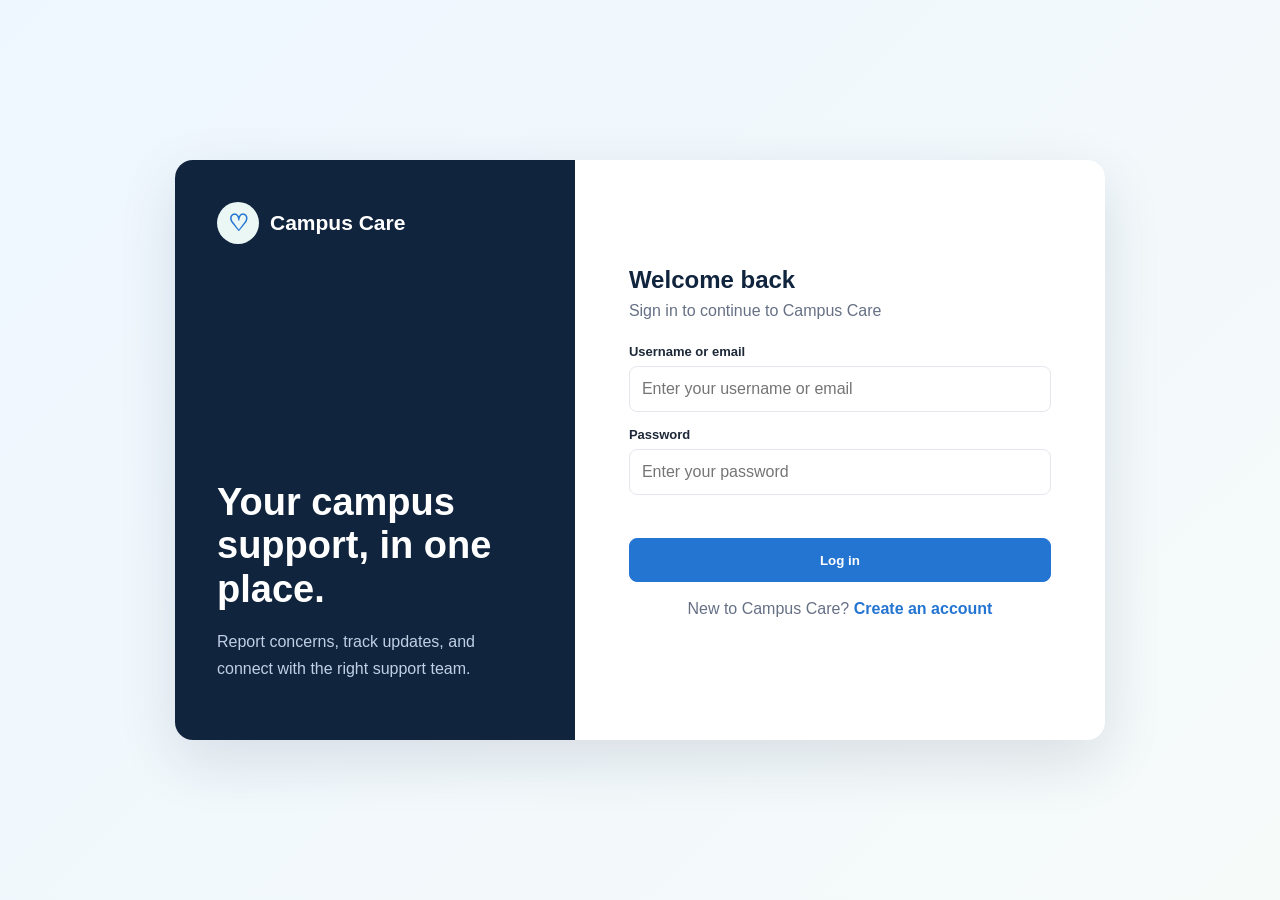
<file: index.html>
<!DOCTYPE html>
<html lang="en">
<head>
    <meta charset="UTF-8">
    <meta name="viewport" content="width=device-width, initial-scale=1.0">
    <title>Log in | Campus Care</title>
    <link rel="stylesheet" href="style.css">
</head>
<body class="auth-page">
    <main class="auth-shell">
        <aside class="auth-aside">
            <a class="brand" href="home.html"><span class="brand-mark">&#9825;</span>Campus Care</a>
            <div>
                <h2>Your campus support, in one place.</h2>
                <p>Report concerns, track updates, and connect with the right support team.</p>
            </div>
        </aside>
        <section class="auth-form-wrap">
            <h1>Welcome back</h1>
            <p class="subtitle">Sign in to continue to Campus Care</p>
            <form action="home.html">
                <div class="field">
                    <label for="username">Username or email</label>
                    <input id="username" type="text" placeholder="Enter your username or email" required>
                </div>
                <div class="field">
                    <label for="password">Password</label>
                    <input id="password" type="password" placeholder="Enter your password" required>
                </div>
                <p class="form-message" aria-live="polite"></p>
                <button class="btn btn-primary btn-wide" type="submit">Log in</button>
            </form>
            <p class="auth-switch">New to Campus Care? <a href="register.html">Create an account</a></p>
        </section>
    </main>
    <script src="script.js"></script>
</body>
</html>
</file>
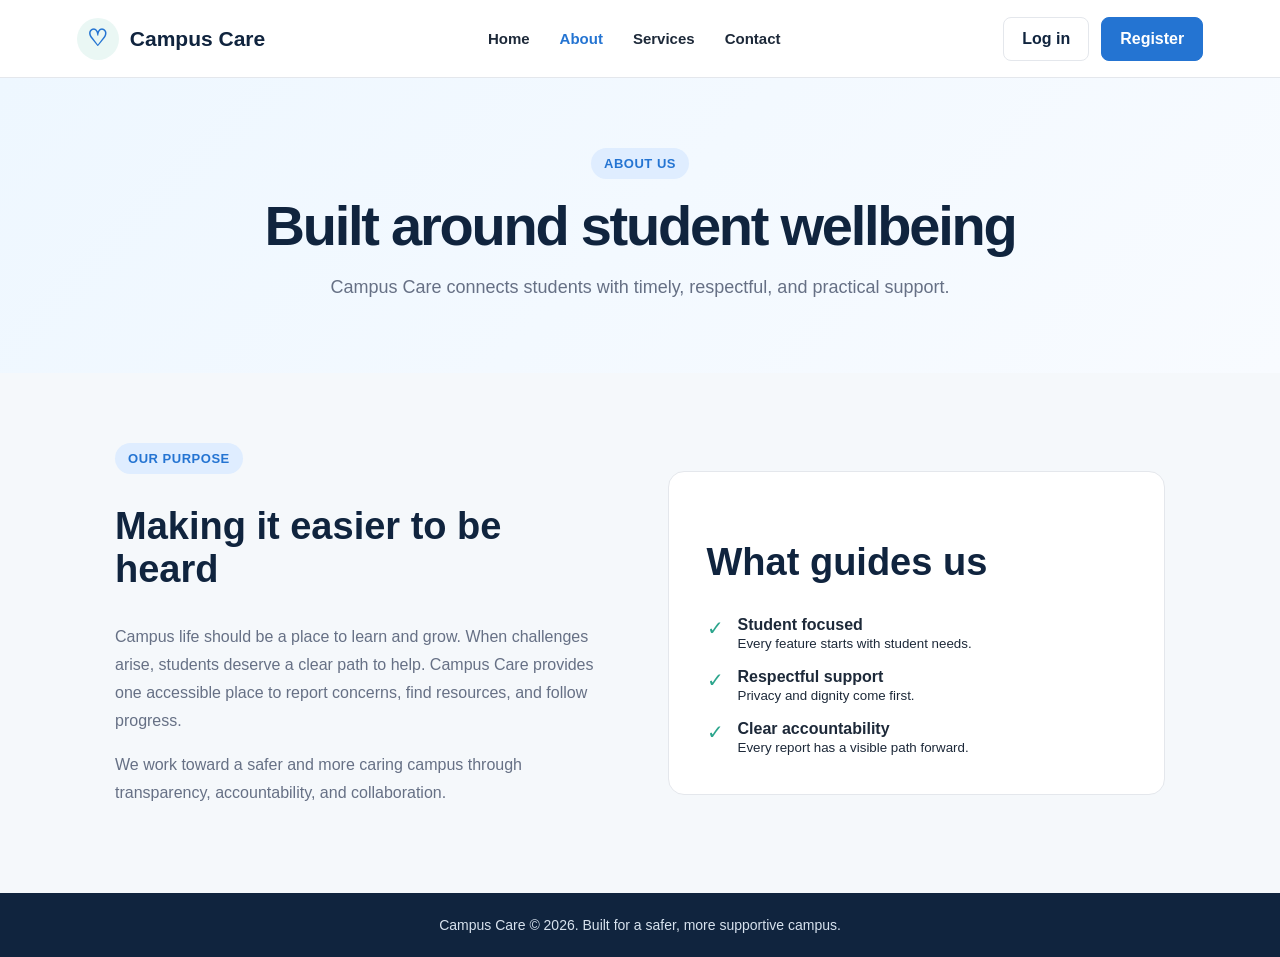
<file: about.html>
<!DOCTYPE html>
<html lang="en">
<head>
    <meta charset="UTF-8">
    <meta name="viewport" content="width=device-width, initial-scale=1.0">
    <title>About | Campus Care</title>
    <link rel="stylesheet" href="style.css">
</head>
<body>
    <header class="site-header">
        <a class="brand" href="home.html"><span class="brand-mark">&#9825;</span>Campus Care</a>
        <nav class="nav-links" aria-label="Primary navigation">
            <a href="home.html">Home</a><a class="active" href="about.html">About</a>
            <a href="services.html">Services</a><a href="contact.html">Contact</a>
        </nav>
        <div class="nav-actions"><a class="btn" href="index.html">Log in</a><a class="btn btn-primary" href="register.html">Register</a></div>
        <button class="menu-toggle" type="button" aria-label="Open menu" aria-expanded="false">&#9776;</button>
    </header>

    <main>
        <section class="page-hero">
            <span class="eyebrow">About us</span>
            <h1>Built around student wellbeing</h1>
            <p>Campus Care connects students with timely, respectful, and practical support.</p>
        </section>
        <section class="content-section split">
            <div>
                <span class="eyebrow">Our purpose</span>
                <h2>Making it easier to be heard</h2>
                <p>Campus life should be a place to learn and grow. When challenges arise, students deserve a clear path to help. Campus Care provides one accessible place to report concerns, find resources, and follow progress.</p>
                <p>We work toward a safer and more caring campus through transparency, accountability, and collaboration.</p>
            </div>
            <div class="info-panel">
                <h2>What guides us</h2>
                <div class="value-list">
                    <div class="value-item"><span>&#10003;</span><div><strong>Student focused</strong><br><small>Every feature starts with student needs.</small></div></div>
                    <div class="value-item"><span>&#10003;</span><div><strong>Respectful support</strong><br><small>Privacy and dignity come first.</small></div></div>
                    <div class="value-item"><span>&#10003;</span><div><strong>Clear accountability</strong><br><small>Every report has a visible path forward.</small></div></div>
                </div>
            </div>
        </section>
    </main>
    <footer class="footer">Campus Care &copy; 2026. Built for a safer, more supportive campus.</footer>
    <script src="script.js"></script>
</body>
</html>
</file>
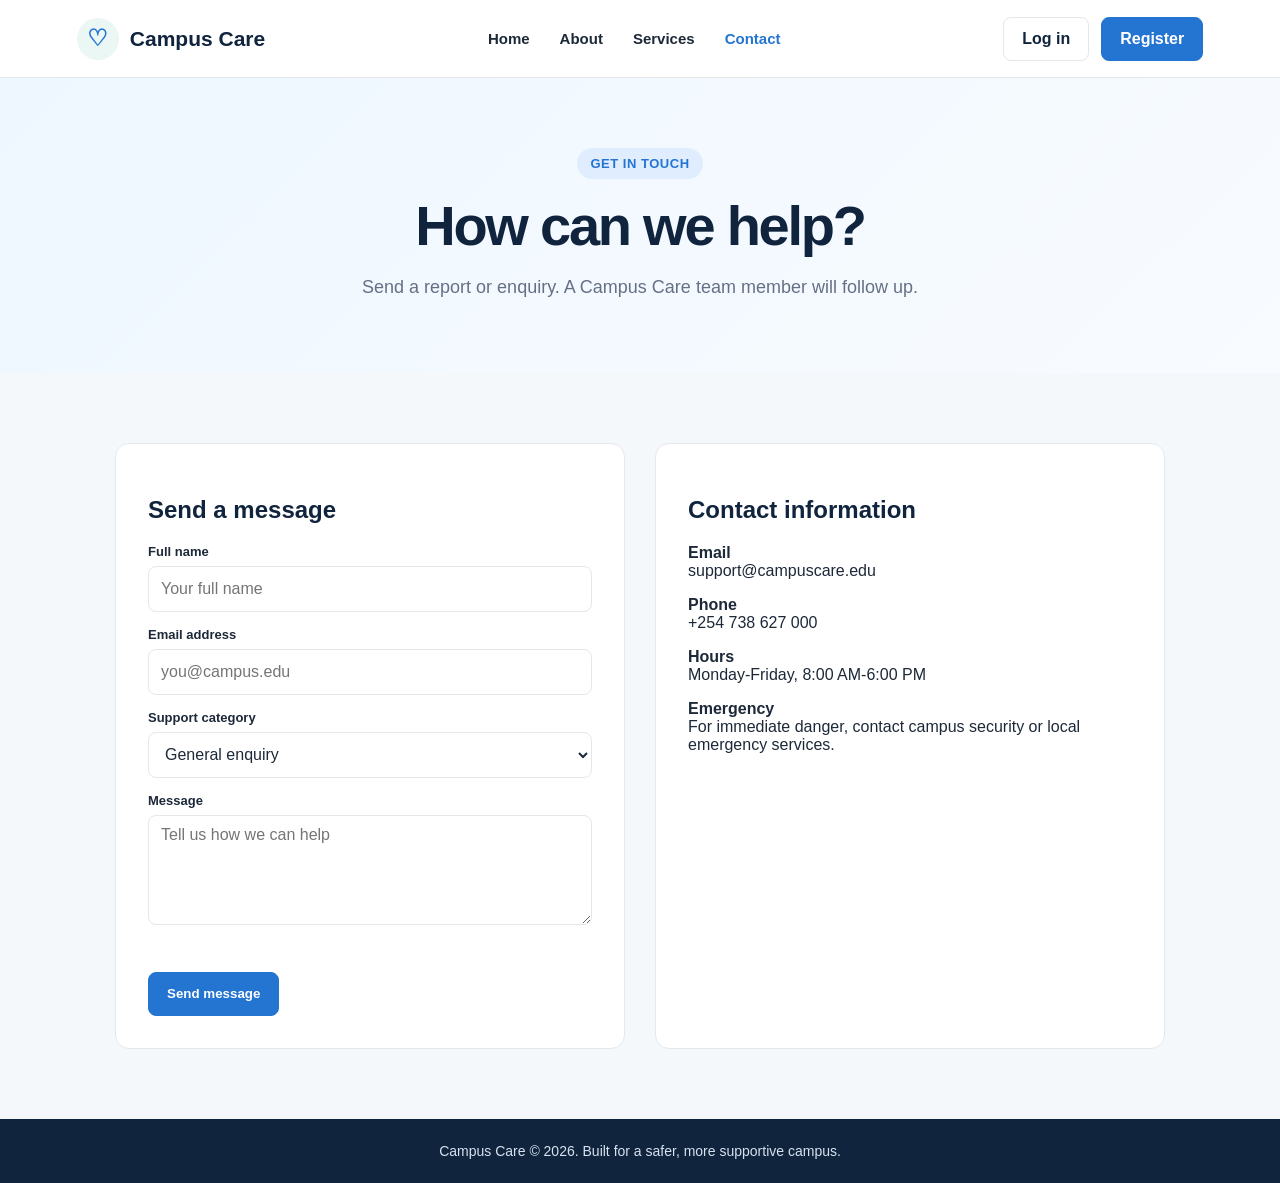
<file: contact.html>
<!DOCTYPE html>
<html lang="en">
<head>
    <meta charset="UTF-8">
    <meta name="viewport" content="width=device-width, initial-scale=1.0">
    <title>Contact | Campus Care</title>
    <link rel="stylesheet" href="style.css">
</head>
<body>
    <header class="site-header">
        <a class="brand" href="home.html"><span class="brand-mark">&#9825;</span>Campus Care</a>
        <nav class="nav-links" aria-label="Primary navigation">
            <a href="home.html">Home</a><a href="about.html">About</a>
            <a href="services.html">Services</a><a class="active" href="contact.html">Contact</a>
        </nav>
        <div class="nav-actions"><a class="btn" href="index.html">Log in</a><a class="btn btn-primary" href="register.html">Register</a></div>
        <button class="menu-toggle" type="button" aria-label="Open menu" aria-expanded="false">&#9776;</button>
    </header>
    <main>
        <section class="page-hero">
            <span class="eyebrow">Get in touch</span>
            <h1>How can we help?</h1>
            <p>Send a report or enquiry. A Campus Care team member will follow up.</p>
        </section>
        <section class="content-section contact-layout">
            <div class="contact-card">
                <h2>Send a message</h2>
                <form data-demo-form>
                    <div class="field"><label for="contact-name">Full name</label><input id="contact-name" type="text" placeholder="Your full name" required></div>
                    <div class="field"><label for="contact-email">Email address</label><input id="contact-email" type="email" placeholder="you@campus.edu" required></div>
                    <div class="field"><label for="category">Support category</label><select id="category"><option>General enquiry</option><option>Facilities</option><option>Academic support</option><option>Mental wellness</option><option>Security</option></select></div>
                    <div class="field"><label for="message">Message</label><textarea id="message" placeholder="Tell us how we can help" required></textarea></div>
                    <p class="form-message" aria-live="polite"></p>
                    <button class="btn btn-primary" type="submit">Send message</button>
                </form>
            </div>
            <aside class="contact-card">
                <h2>Contact information</h2>
                <p><strong>Email</strong><br>support@campuscare.edu</p>
                <p><strong>Phone</strong><br>+254 738 627 000</p>
                <p><strong>Hours</strong><br>Monday-Friday, 8:00 AM-6:00 PM</p>
                <p><strong>Emergency</strong><br>For immediate danger, contact campus security or local emergency services.</p>
            </aside>
        </section>
    </main>
    <footer class="footer">Campus Care &copy; 2026. Built for a safer, more supportive campus.</footer>
    <script src="script.js"></script>
</body>
</html>
</file>
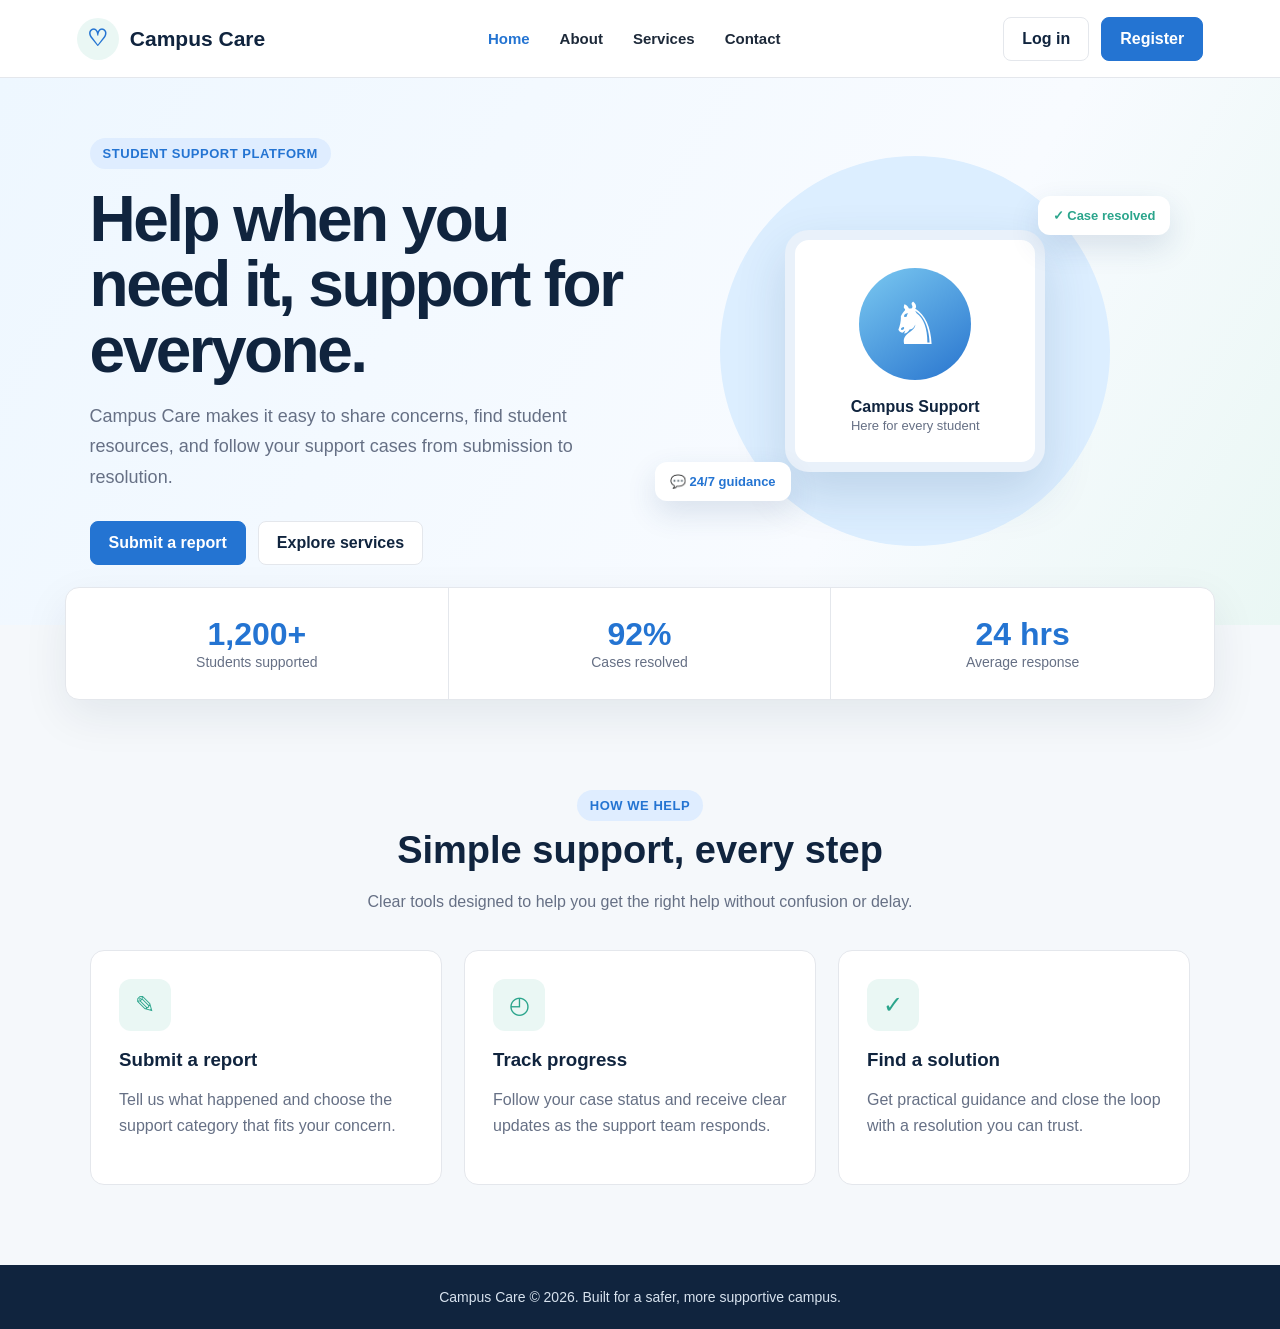
<file: home.html>
<!DOCTYPE html>
<html lang="en">
<head>
    <meta charset="UTF-8">
    <meta name="viewport" content="width=device-width, initial-scale=1.0">
    <title>Home | Campus Care</title>
    <link rel="stylesheet" href="style.css">
</head>
<body>
    <header class="site-header">
        <a class="brand" href="home.html"><span class="brand-mark">&#9825;</span>Campus Care</a>
        <nav class="nav-links" aria-label="Primary navigation">
            <a class="active" href="home.html">Home</a>
            <a href="about.html">About</a>
            <a href="services.html">Services</a>
            <a href="contact.html">Contact</a>
        </nav>
        <div class="nav-actions">
            <a class="btn" href="index.html">Log in</a>
            <a class="btn btn-primary" href="register.html">Register</a>
        </div>
        <button class="menu-toggle" type="button" aria-label="Open menu" aria-expanded="false">&#9776;</button>
    </header>

    <main>
        <section class="hero">
            <div class="hero-copy">
                <span class="eyebrow">Student support platform</span>
                <h1>Help when you need it, support for everyone.</h1>
                <p>Campus Care makes it easy to share concerns, find student resources, and follow your support cases from submission to resolution.</p>
                <div class="hero-actions">
                    <a class="btn btn-primary" href="contact.html">Submit a report</a>
                    <a class="btn" href="services.html">Explore services</a>
                </div>
            </div>
            <div class="hero-art" aria-label="Student support illustration">
                <div class="hero-circle"></div>
                <div class="student-card">
                    <div class="student-avatar">&#9822;</div>
                    <strong>Campus Support</strong>
                    <span>Here for every student</span>
                </div>
                <div class="float-chip chip-one">&#10003; Case resolved</div>
                <div class="float-chip chip-two">&#128172; 24/7 guidance</div>
            </div>
        </section>

        <section class="stats" aria-label="Campus Care statistics">
            <div class="stat"><strong>1,200+</strong><span>Students supported</span></div>
            <div class="stat"><strong>92%</strong><span>Cases resolved</span></div>
            <div class="stat"><strong>24 hrs</strong><span>Average response</span></div>
        </section>

        <section class="section">
            <div class="section-heading">
                <span class="eyebrow">How we help</span>
                <h2>Simple support, every step</h2>
                <p>Clear tools designed to help you get the right help without confusion or delay.</p>
            </div>
            <div class="card-grid">
                <article class="card">
                    <div class="card-icon">&#9998;</div>
                    <h3>Submit a report</h3>
                    <p>Tell us what happened and choose the support category that fits your concern.</p>
                </article>
                <article class="card">
                    <div class="card-icon">&#9716;</div>
                    <h3>Track progress</h3>
                    <p>Follow your case status and receive clear updates as the support team responds.</p>
                </article>
                <article class="card">
                    <div class="card-icon">&#10003;</div>
                    <h3>Find a solution</h3>
                    <p>Get practical guidance and close the loop with a resolution you can trust.</p>
                </article>
            </div>
        </section>
    </main>
    <footer class="footer">Campus Care &copy; 2026. Built for a safer, more supportive campus.</footer>
    <script src="script.js"></script>
</body>
</html>
</file>
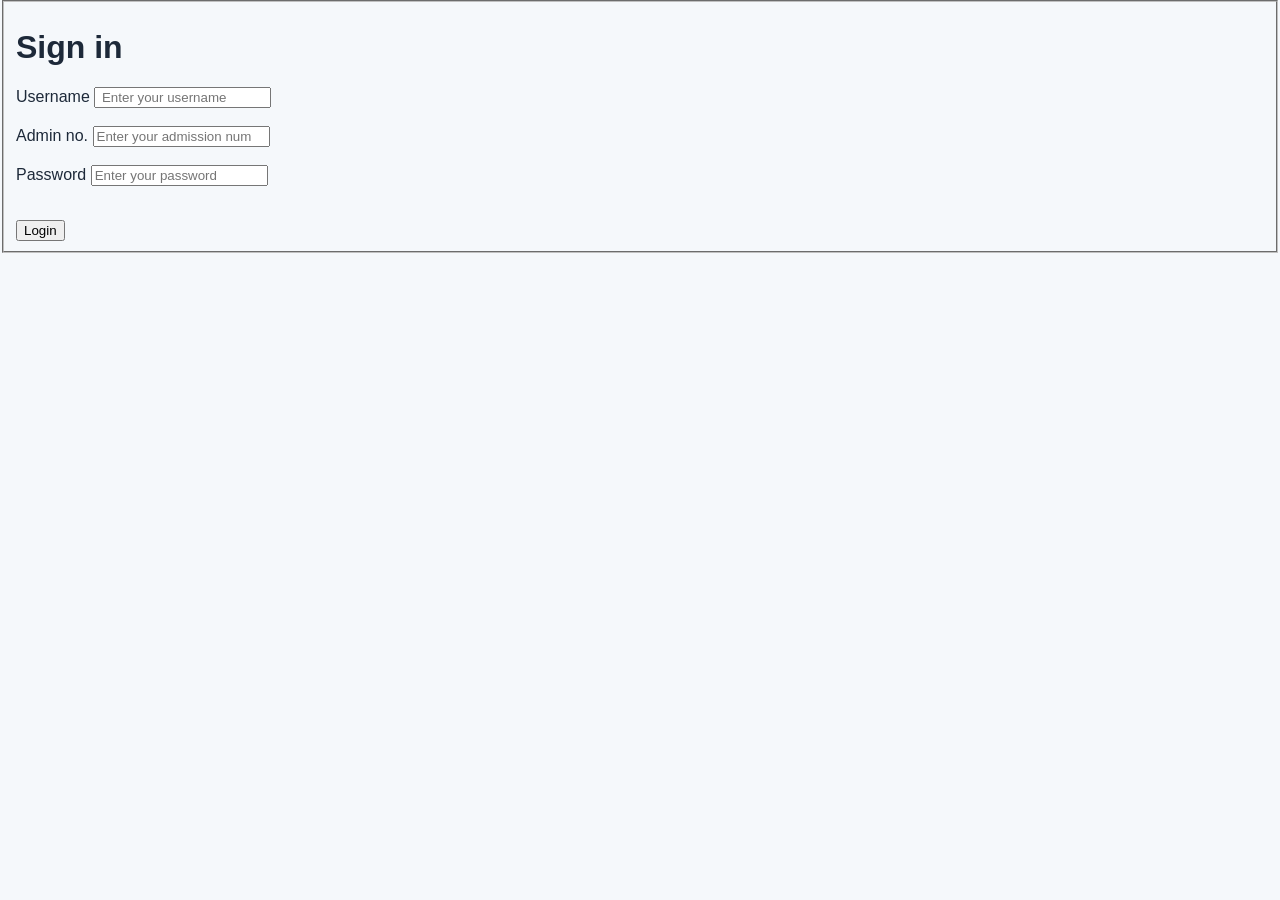
<file: login.html>
<!DOCTYPE html>
<html lang="en">
<head>
    <meta charset="UTF-8">
    <meta name="viewport" content="width=device-width, initial-scale=1.0">
    <title>login page</title>
    <link rel="stylesheet" href="style.css">
</head>

<body>
    <fieldset id="loginform">
        <h1>Sign in</h1>

        <!-- username -->
        <label for="username">Username</label>
        <input type="text" placeholder=" Enter your username" id="username">
        <br> <br>

        <!-- admission number -->
        <label for="admin no.">Admin no.</label>
        <input type="number" placeholder="Enter your admission number" id="admin">
        <br> <br>

        <!-- password -->
        <label for="password">Password</label>
        <input type="password" placeholder="Enter your password" id="password">
        <br> <br>

        <!-- parragraph fo messege -->
        <p id="message"></p>

        <!-- button for login -->
        <a href="home.html"><button type="submit">Login</button></a>
    </fieldset>


    <script src="script.js"></script>
</body>
</html>
</file>
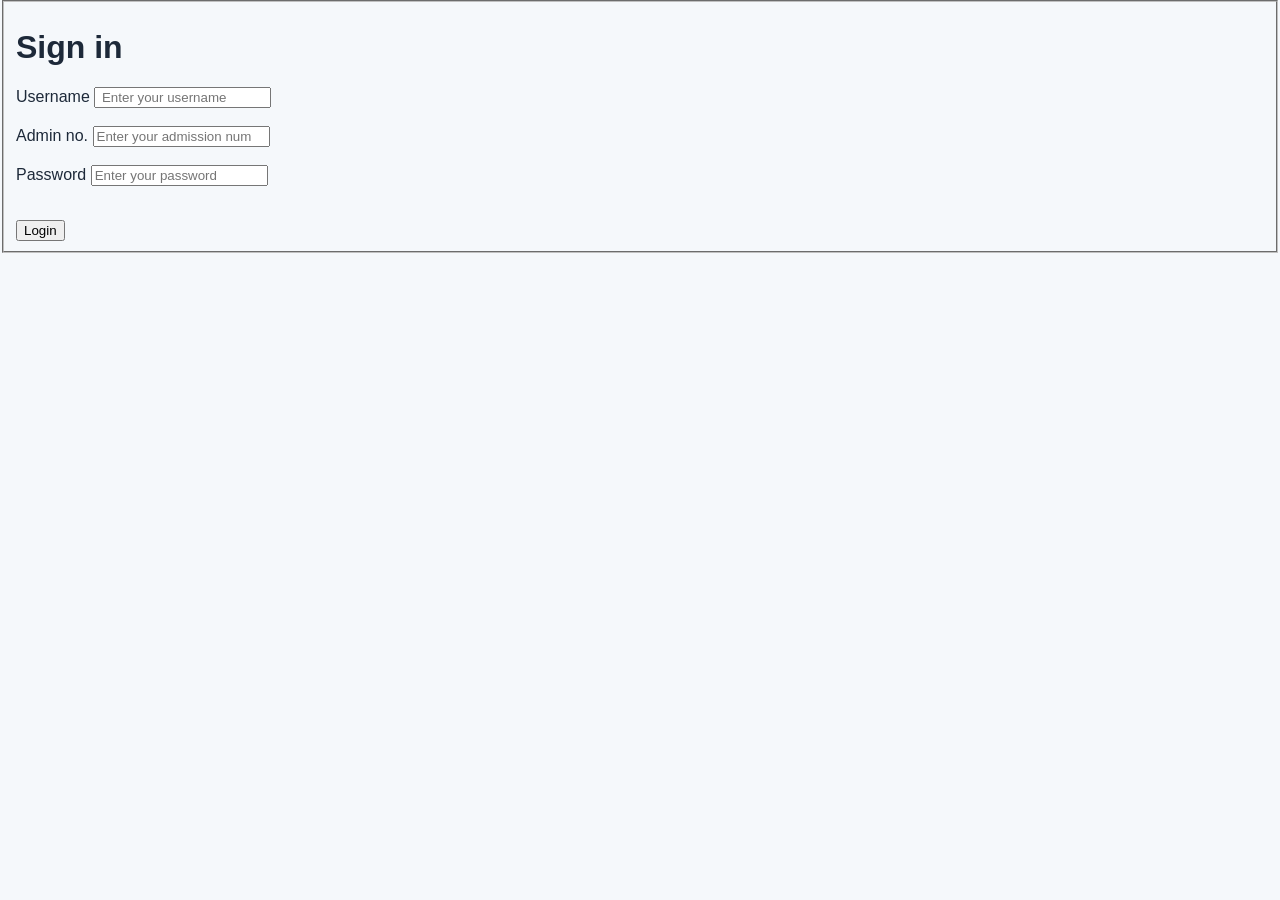
<file: loginin.html>
<!DOCTYPE html>
<html lang="en">
<head>
    <meta charset="UTF-8">
    <meta name="viewport" content="width=device-width, initial-scale=1.0">
    <title>login page</title>
    <link rel="stylesheet" href="style.css">
</head>

<body>
    <fieldset id="loginform">
        <h1>Sign in</h1>

        <!-- username -->
        <label for="username">Username</label>
        <input type="text" placeholder=" Enter your username" id="username">
        <br> <br>

        <!-- admission number -->
        <label for="admin no.">Admin no.</label>
        <input type="number" placeholder="Enter your admission number" id="admin">
        <br> <br>

        <!-- password -->
        <label for="password">Password</label>
        <input type="password" placeholder="Enter your password" id="password">
        <br> <br>

        <!-- parragraph fo messege -->
        <p id="message"></p>

        <!-- button for login -->
        <a href="home.html"><button type="submit">Login</button></a>
    </fieldset>


    <script src="script.js"></script>
</body>
</html>
</file>
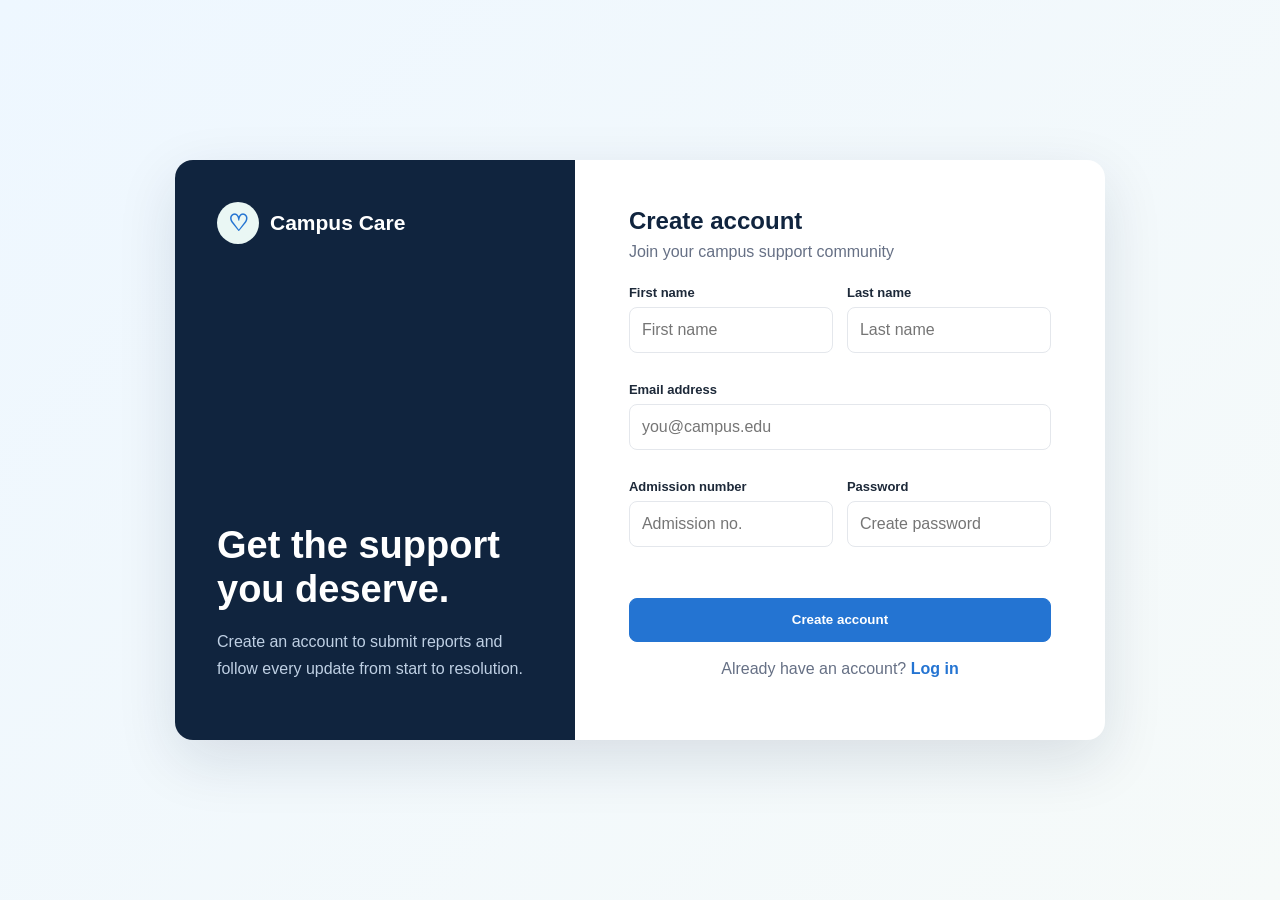
<file: register.html>
<!DOCTYPE html>
<html lang="en">
<head>
    <meta charset="UTF-8">
    <meta name="viewport" content="width=device-width, initial-scale=1.0">
    <title>Registration | Campus Care</title>
    <link rel="stylesheet" href="style.css">
</head>
<body class="auth-page">
    <main class="auth-shell">
        <aside class="auth-aside">
            <a class="brand" href="home.html"><span class="brand-mark">&#9825;</span>Campus Care</a>
            <div>
                <h2>Get the support you deserve.</h2>
                <p>Create an account to submit reports and follow every update from start to resolution.</p>
            </div>
        </aside>
        <section class="auth-form-wrap">
            <h1>Create account</h1>
            <p class="subtitle">Join your campus support community</p>
            <form action="index.html">
                <div class="form-grid">
                    <div class="field">
                        <label for="first-name">First name</label>
                        <input id="first-name" type="text" placeholder="First name" required>
                    </div>
                    <div class="field">
                        <label for="last-name">Last name</label>
                        <input id="last-name" type="text" placeholder="Last name" required>
                    </div>
                    <div class="field full">
                        <label for="email">Email address</label>
                        <input id="email" type="email" placeholder="you@campus.edu" required>
                    </div>
                    <div class="field">
                        <label for="admission">Admission number</label>
                        <input id="admission" type="text" placeholder="Admission no." required>
                    </div>
                    <div class="field">
                        <label for="register-password">Password</label>
                        <input id="register-password" type="password" placeholder="Create password" required>
                    </div>
                </div>
                <p class="form-message" aria-live="polite"></p>
                <button class="btn btn-primary btn-wide" type="submit">Create account</button>
            </form>
            <p class="auth-switch">Already have an account? <a href="index.html">Log in</a></p>
        </section>
    </main>
    <script src="script.js"></script>
</body>
</html>
</file>
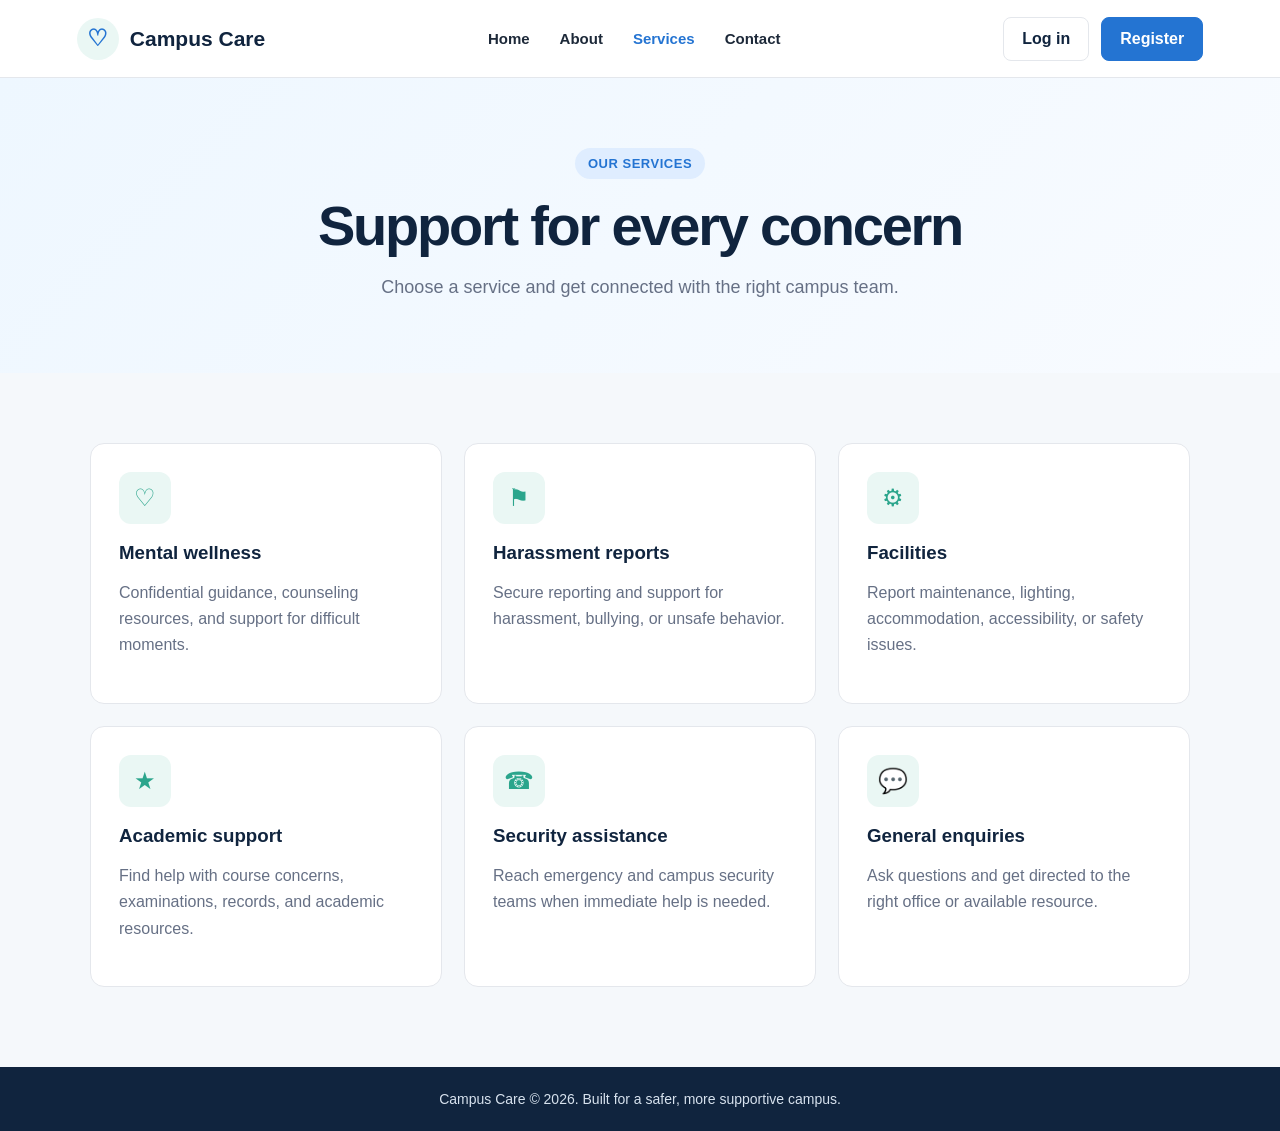
<file: services.html>
<!DOCTYPE html>
<html lang="en">
<head>
    <meta charset="UTF-8">
    <meta name="viewport" content="width=device-width, initial-scale=1.0">
    <title>Services | Campus Care</title>
    <link rel="stylesheet" href="style.css">
</head>
<body>
    <header class="site-header">
        <a class="brand" href="home.html"><span class="brand-mark">&#9825;</span>Campus Care</a>
        <nav class="nav-links" aria-label="Primary navigation">
            <a href="home.html">Home</a><a href="about.html">About</a>
            <a class="active" href="services.html">Services</a><a href="contact.html">Contact</a>
        </nav>
        <div class="nav-actions"><a class="btn" href="index.html">Log in</a><a class="btn btn-primary" href="register.html">Register</a></div>
        <button class="menu-toggle" type="button" aria-label="Open menu" aria-expanded="false">&#9776;</button>
    </header>
    <main>
        <section class="page-hero">
            <span class="eyebrow">Our services</span>
            <h1>Support for every concern</h1>
            <p>Choose a service and get connected with the right campus team.</p>
        </section>
        <section class="section" style="padding-top:70px">
            <div class="card-grid">
                <article class="card"><div class="card-icon">&#9825;</div><h3>Mental wellness</h3><p>Confidential guidance, counseling resources, and support for difficult moments.</p></article>
                <article class="card"><div class="card-icon">&#9873;</div><h3>Harassment reports</h3><p>Secure reporting and support for harassment, bullying, or unsafe behavior.</p></article>
                <article class="card"><div class="card-icon">&#9881;</div><h3>Facilities</h3><p>Report maintenance, lighting, accommodation, accessibility, or safety issues.</p></article>
                <article class="card"><div class="card-icon">&#9733;</div><h3>Academic support</h3><p>Find help with course concerns, examinations, records, and academic resources.</p></article>
                <article class="card"><div class="card-icon">&#9742;</div><h3>Security assistance</h3><p>Reach emergency and campus security teams when immediate help is needed.</p></article>
                <article class="card"><div class="card-icon">&#128172;</div><h3>General enquiries</h3><p>Ask questions and get directed to the right office or available resource.</p></article>
            </div>
        </section>
    </main>
    <footer class="footer">Campus Care &copy; 2026. Built for a safer, more supportive campus.</footer>
    <script src="script.js"></script>
</body>
</html>
</file>
<file: style.css>
:root {
    --navy: #10243e;
    --blue: #2474d2;
    --blue-dark: #1759a7;
    --mint: #eaf7f4;
    --green: #2ba58c;
    --ink: #1d2939;
    --muted: #667085;
    --line: #e4e7ec;
    --surface: #ffffff;
    --page: #f5f8fb;
}

* { box-sizing: border-box; }

html { scroll-behavior: smooth; }

body {
    margin: 0;
    min-height: 100vh;
    background: var(--page);
    color: var(--ink);
    font-family: Inter, "Segoe UI", Arial, sans-serif;
}

a { color: inherit; text-decoration: none; }

.site-header {
    height: 78px;
    background: var(--surface);
    border-bottom: 1px solid var(--line);
    display: flex;
    align-items: center;
    justify-content: space-between;
    padding: 0 6%;
    position: relative;
    z-index: 20;
}

.brand {
    display: flex;
    align-items: center;
    gap: 11px;
    color: var(--navy);
    font-size: 21px;
    font-weight: 800;
}

.brand-mark {
    width: 42px;
    height: 42px;
    border-radius: 50%;
    background: var(--mint);
    display: grid;
    place-items: center;
    color: var(--blue);
    font-size: 23px;
}

.nav-links {
    display: flex;
    align-items: center;
    gap: 30px;
    font-size: 15px;
    font-weight: 700;
}

.nav-links a { padding: 10px 0; }
.nav-links a:hover, .nav-links a.active { color: var(--blue); }

.nav-actions {
    display: flex;
    align-items: center;
    gap: 12px;
}

.btn {
    display: inline-flex;
    align-items: center;
    justify-content: center;
    min-height: 44px;
    padding: 10px 18px;
    border: 1px solid var(--line);
    border-radius: 8px;
    background: var(--surface);
    color: var(--navy);
    font-weight: 800;
    cursor: pointer;
    transition: .2s ease;
}

.btn:hover { transform: translateY(-1px); }
.btn-primary { border-color: var(--blue); background: var(--blue); color: white; }
.btn-primary:hover { background: var(--blue-dark); }
.btn-wide { width: 100%; }

.menu-toggle { display: none; border: 0; background: transparent; font-size: 24px; }

.hero {
    background: linear-gradient(120deg, #eef7ff 0%, #f8fbff 68%, #eaf7f4 100%);
    min-height: 530px;
    display: grid;
    grid-template-columns: 1fr 1fr;
    align-items: center;
    padding: 60px 7%;
    overflow: hidden;
}

.hero-copy { max-width: 590px; }

.eyebrow {
    display: inline-block;
    color: var(--blue);
    background: #dfedff;
    border-radius: 99px;
    padding: 8px 13px;
    font-size: 13px;
    font-weight: 800;
    letter-spacing: .04em;
    text-transform: uppercase;
}

.hero h1, .page-hero h1 {
    margin: 18px 0;
    color: var(--navy);
    font-size: clamp(42px, 5vw, 68px);
    line-height: 1.02;
    letter-spacing: -.04em;
}

.hero p, .page-hero p {
    color: var(--muted);
    font-size: 18px;
    line-height: 1.7;
}

.hero-actions { display: flex; gap: 12px; margin-top: 28px; }

.hero-art {
    min-height: 420px;
    position: relative;
    display: grid;
    place-items: center;
}

.hero-circle {
    width: 390px;
    height: 390px;
    border-radius: 50%;
    background: #dceeff;
    position: relative;
}

.student-card {
    position: absolute;
    width: 260px;
    background: white;
    border: 10px solid #e9f1fa;
    border-radius: 24px;
    box-shadow: 0 22px 50px rgba(34, 73, 117, .16);
    padding: 28px;
    text-align: center;
}

.student-avatar {
    width: 112px;
    height: 112px;
    margin: 0 auto 18px;
    border-radius: 50%;
    background: linear-gradient(145deg, #7bc9f1, #2874ce);
    display: grid;
    place-items: center;
    font-size: 58px;
    color: white;
}

.student-card strong { display: block; color: var(--navy); }
.student-card span { color: var(--muted); font-size: 13px; }

.float-chip {
    position: absolute;
    background: white;
    border-radius: 12px;
    box-shadow: 0 12px 30px rgba(34, 73, 117, .14);
    padding: 12px 15px;
    font-size: 13px;
    font-weight: 800;
}

.chip-one { top: 55px; right: 20px; color: var(--green); }
.chip-two { bottom: 60px; left: 15px; color: var(--blue); }

.stats {
    max-width: 1150px;
    margin: -38px auto 70px;
    position: relative;
    z-index: 5;
    display: grid;
    grid-template-columns: repeat(3, 1fr);
    background: white;
    border: 1px solid var(--line);
    border-radius: 14px;
    box-shadow: 0 16px 45px rgba(16, 36, 62, .08);
}

.stat { padding: 28px; text-align: center; border-right: 1px solid var(--line); }
.stat:last-child { border-right: 0; }
.stat strong { display: block; color: var(--blue); font-size: 32px; }
.stat span { color: var(--muted); font-size: 14px; }

.section { max-width: 1150px; margin: 0 auto; padding: 20px 25px 80px; }
.section-heading { text-align: center; max-width: 650px; margin: 0 auto 35px; }
.section-heading h2 { margin: 8px 0; color: var(--navy); font-size: 38px; }
.section-heading p { color: var(--muted); line-height: 1.7; }

.card-grid { display: grid; grid-template-columns: repeat(3, 1fr); gap: 22px; }
.card {
    background: white;
    border: 1px solid var(--line);
    border-radius: 14px;
    padding: 28px;
}
.card-icon {
    width: 52px;
    height: 52px;
    border-radius: 12px;
    display: grid;
    place-items: center;
    background: var(--mint);
    color: var(--green);
    font-size: 24px;
}
.card h3 { color: var(--navy); margin: 18px 0 8px; }
.card p { color: var(--muted); line-height: 1.65; }

.page-hero {
    background: linear-gradient(135deg, #eef7ff, #f8fbff);
    text-align: center;
    padding: 70px 20px;
}
.page-hero h1 { font-size: clamp(38px, 5vw, 56px); }
.page-hero p { max-width: 650px; margin: 0 auto; }

.auth-page {
    background: linear-gradient(135deg, #eef7ff 0%, #f6faf9 100%);
    display: grid;
    place-items: center;
    padding: 40px 20px;
}
.auth-shell {
    width: 100%;
    max-width: 930px;
    min-height: 580px;
    display: grid;
    grid-template-columns: 43% 57%;
    background: white;
    border-radius: 18px;
    box-shadow: 0 20px 60px rgba(16, 36, 62, .12);
    overflow: hidden;
}
.auth-aside {
    background: var(--navy);
    color: white;
    padding: 42px;
    display: flex;
    flex-direction: column;
    justify-content: space-between;
}
.auth-aside .brand { color: white; }
.auth-aside h2 { font-size: 38px; line-height: 1.15; margin: 50px 0 15px; }
.auth-aside p { color: #bfd0e4; line-height: 1.7; }
.auth-form-wrap { padding: 38px 54px; display: flex; flex-direction: column; justify-content: center; }
.auth-form-wrap h1 { color: var(--navy); margin: 0 0 8px; }
.auth-form-wrap .subtitle { color: var(--muted); margin: 0 0 24px; }
.form-grid { display: grid; grid-template-columns: 1fr 1fr; gap: 14px; }
.field { margin-bottom: 15px; }
.field.full { grid-column: 1 / -1; }
.field label { display: block; margin-bottom: 7px; font-size: 13px; font-weight: 800; }
.field input, .field select, .field textarea {
    width: 100%;
    min-height: 46px;
    border: 1px solid var(--line);
    border-radius: 8px;
    padding: 10px 12px;
    background: white;
    color: var(--ink);
    font: inherit;
}
.field textarea { min-height: 110px; resize: vertical; }
.auth-switch { text-align: center; color: var(--muted); margin-top: 18px; }
.auth-switch a { color: var(--blue); font-weight: 800; }
.form-message { min-height: 20px; margin: 8px 0; color: #b42318; font-size: 14px; }

.content-section { max-width: 1100px; margin: 0 auto; padding: 70px 25px; }
.split { display: grid; grid-template-columns: 1fr 1fr; gap: 55px; align-items: center; }
.split h2 { color: var(--navy); font-size: 38px; }
.split p { color: var(--muted); line-height: 1.75; }
.info-panel { background: white; border: 1px solid var(--line); border-radius: 16px; padding: 38px; }
.value-list { display: grid; gap: 16px; margin-top: 20px; }
.value-item { display: flex; gap: 14px; align-items: flex-start; }
.value-item span { color: var(--green); font-size: 20px; }

.contact-layout { display: grid; grid-template-columns: 1fr 1fr; gap: 30px; }
.contact-card { background: white; border: 1px solid var(--line); border-radius: 14px; padding: 32px; }
.contact-card h2 { color: var(--navy); }

.footer { background: var(--navy); color: #d7e2ee; text-align: center; padding: 24px; font-size: 14px; }

@media (max-width: 900px) {
    .nav-links { display: none; position: absolute; left: 0; right: 0; top: 78px; background: white; padding: 20px 6%; flex-direction: column; align-items: flex-start; border-bottom: 1px solid var(--line); }
    .nav-links.open { display: flex; }
    .menu-toggle { display: block; }
    .nav-actions { margin-left: auto; margin-right: 10px; }
    .hero { grid-template-columns: 1fr; padding-top: 50px; }
    .hero-art { margin-top: 20px; }
    .stats { margin: -20px 20px 50px; }
    .card-grid { grid-template-columns: 1fr; }
    .auth-shell { grid-template-columns: 1fr; max-width: 580px; }
    .auth-aside { min-height: 220px; }
    .auth-aside h2 { margin: 25px 0 8px; font-size: 28px; }
    .split, .contact-layout { grid-template-columns: 1fr; }
}

@media (max-width: 600px) {
    .site-header { height: 70px; padding: 0 4%; }
    .nav-links { top: 70px; }
    .nav-actions .btn:first-child { display: none; }
    .hero { padding: 45px 20px; }
    .hero h1 { font-size: 43px; }
    .hero-art { min-height: 350px; }
    .hero-circle { width: 300px; height: 300px; }
    .student-card { width: 220px; }
    .chip-one { right: -5px; }
    .chip-two { left: -5px; }
    .stats { grid-template-columns: 1fr; }
    .stat { border-right: 0; border-bottom: 1px solid var(--line); }
    .stat:last-child { border-bottom: 0; }
    .auth-page { padding: 0; }
    .auth-shell { min-height: 100vh; border-radius: 0; }
    .auth-aside { padding: 28px; }
    .auth-form-wrap { padding: 30px 22px; }
    .form-grid { grid-template-columns: 1fr; }
    .field.full { grid-column: auto; }
}
</file>
